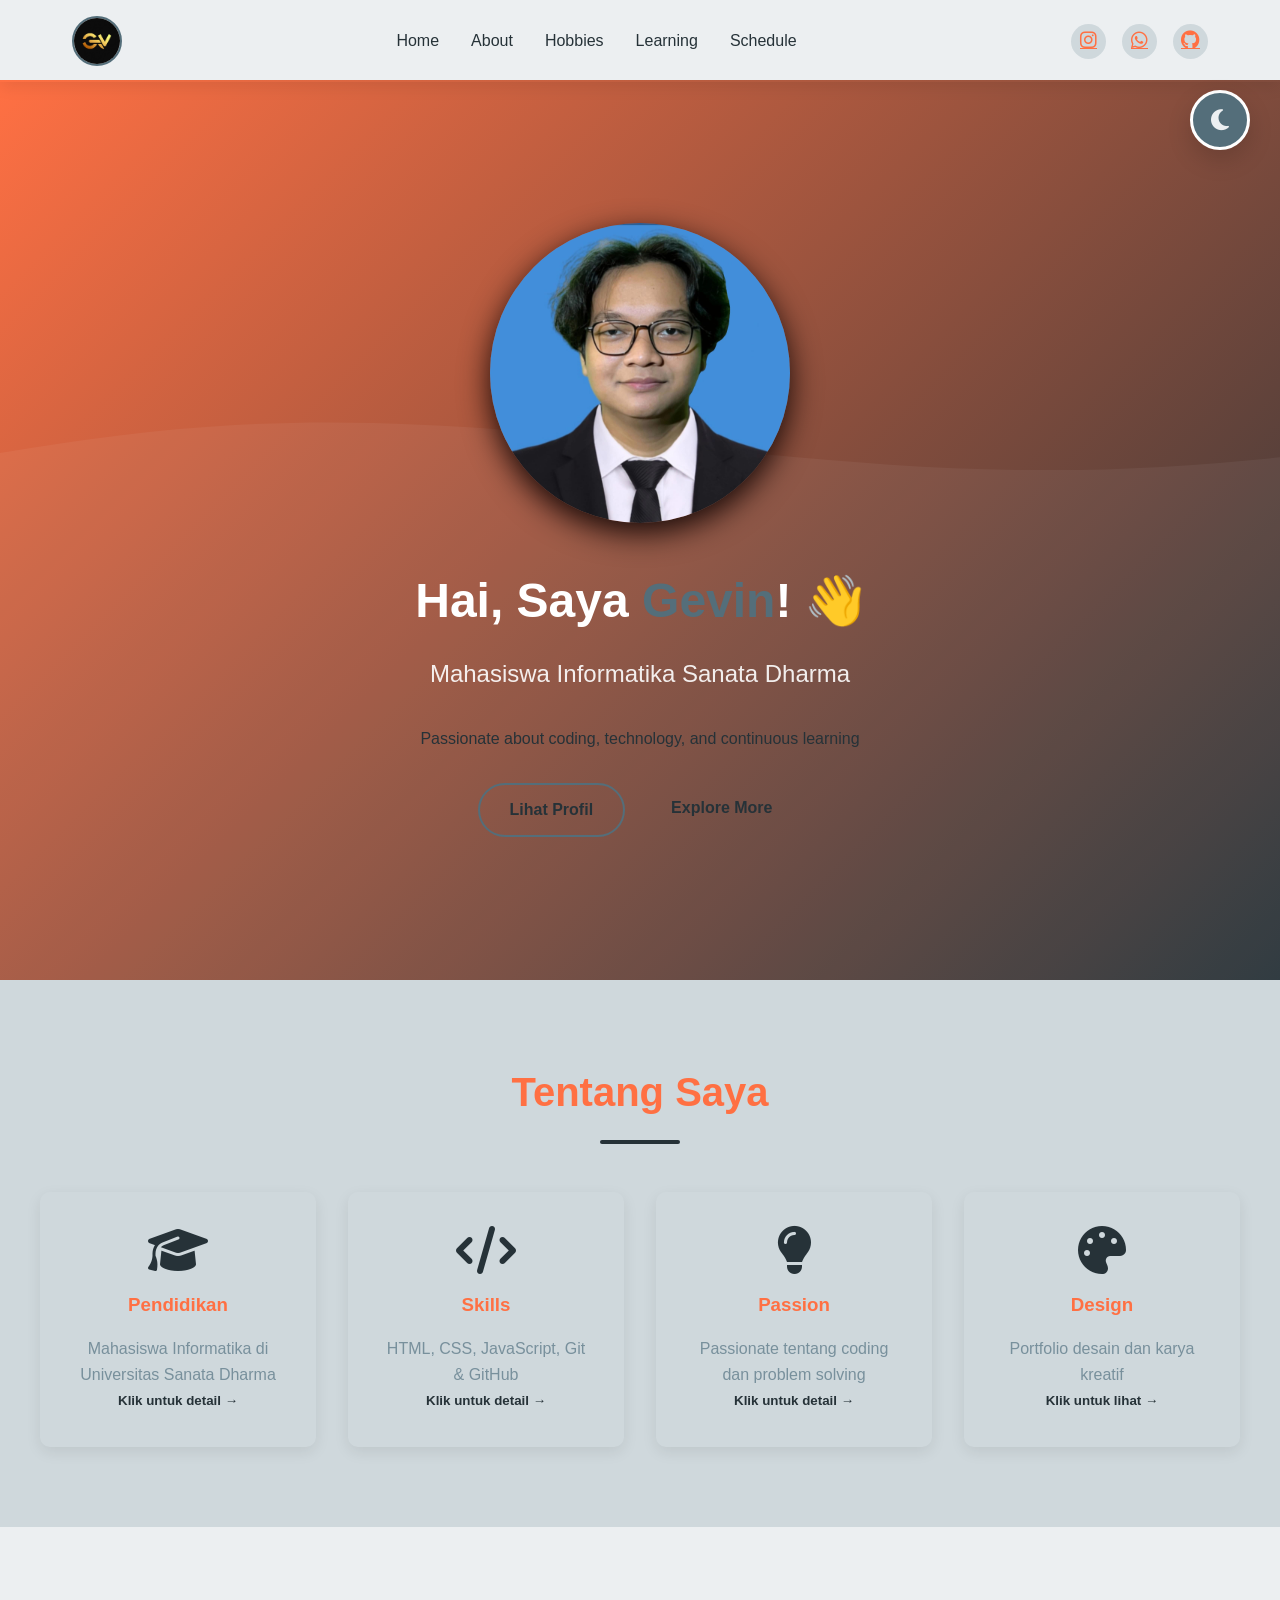
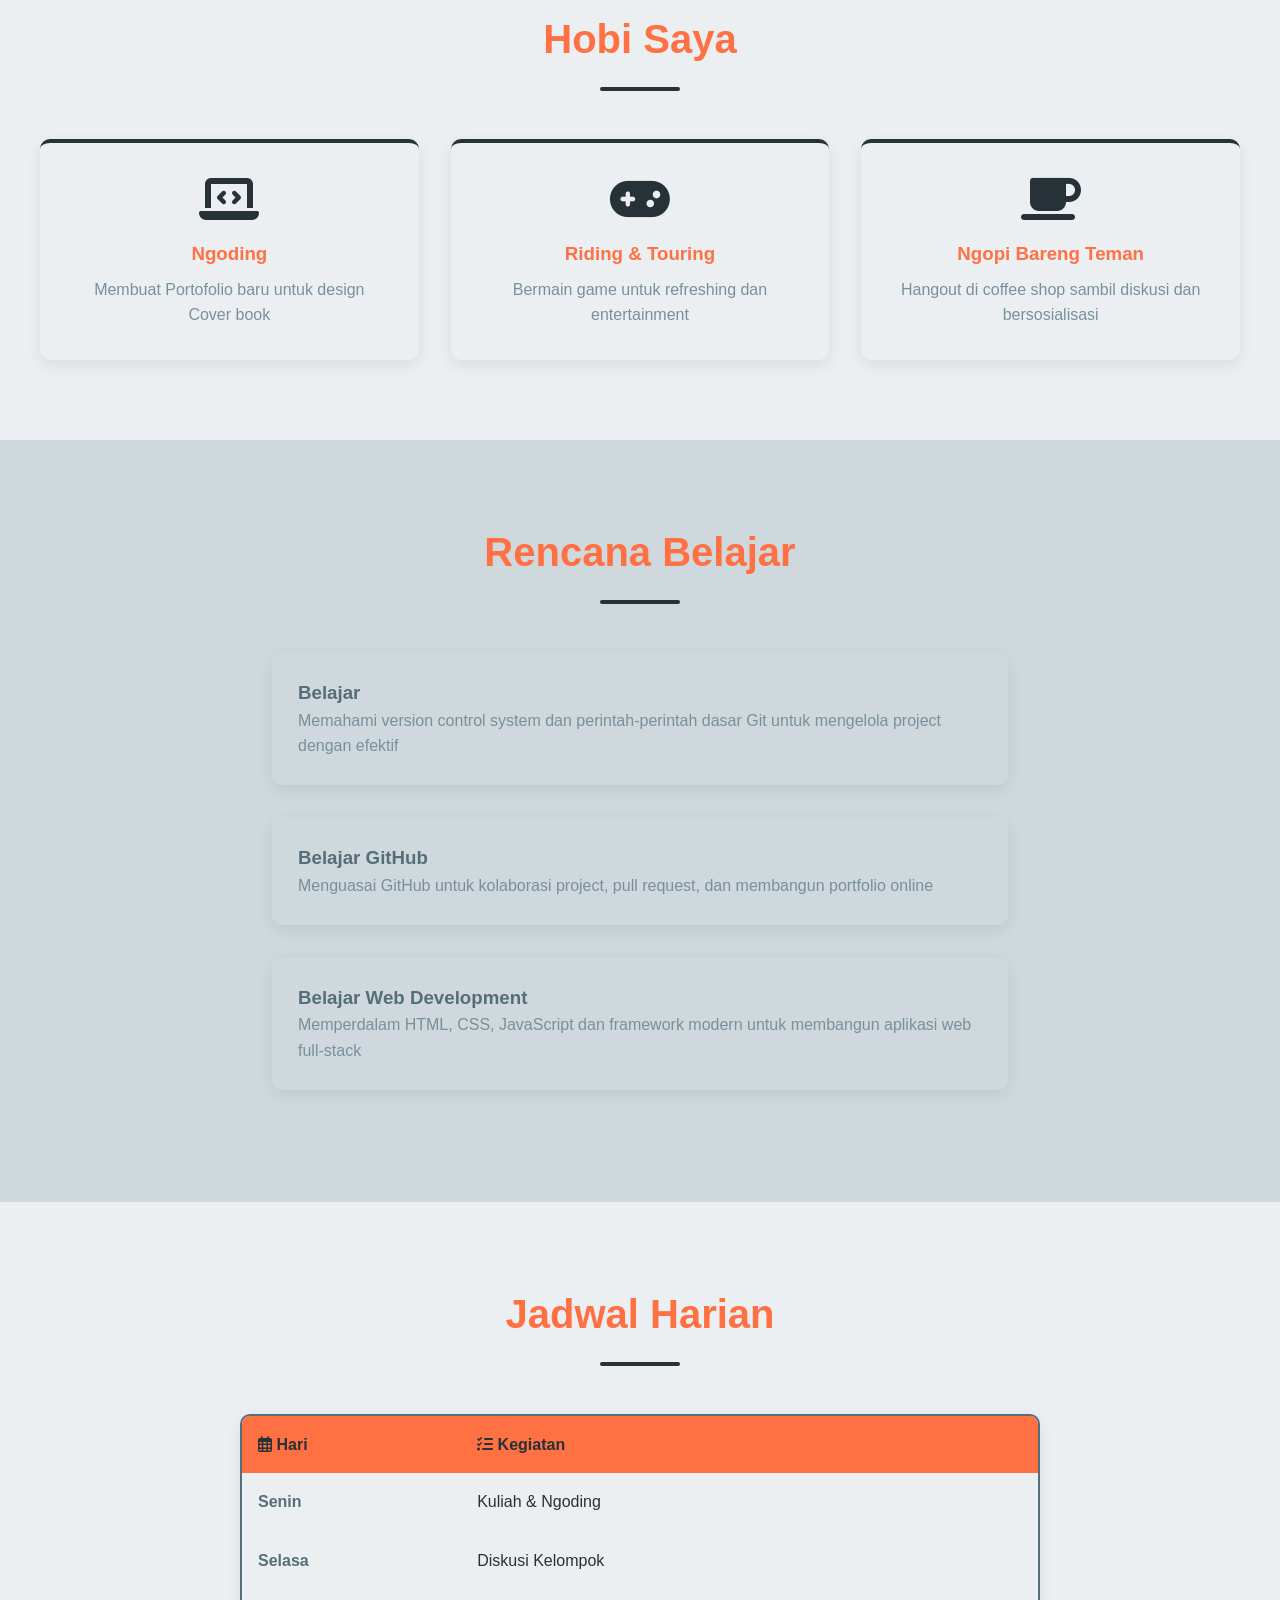
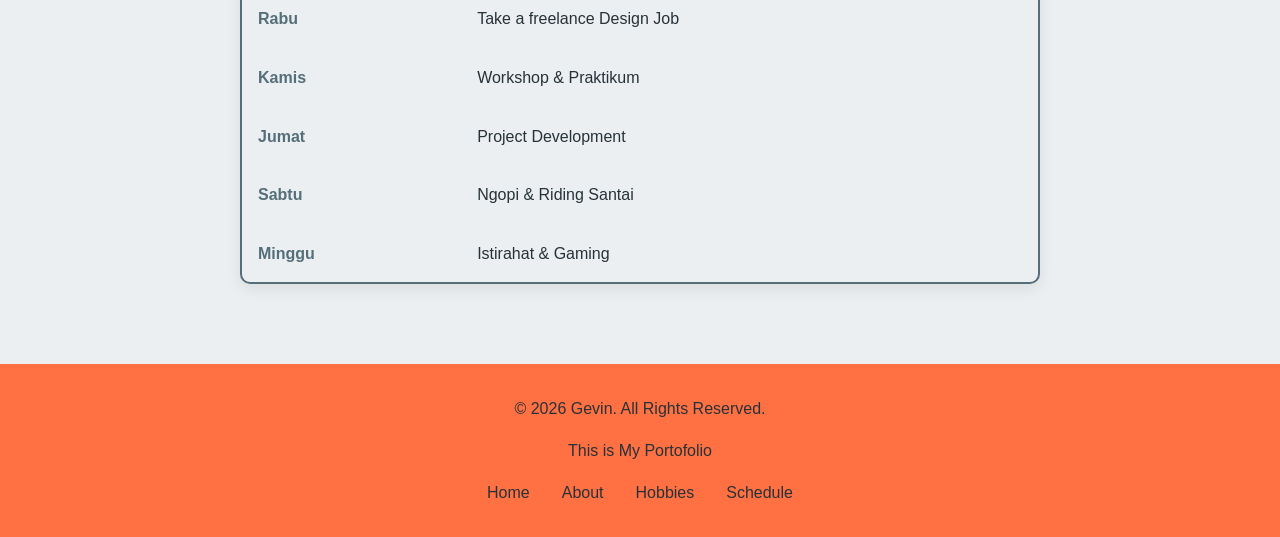
<file: index.html>
<!DOCTYPE html>
<html lang="en">
<head>
    <meta charset="UTF-8">
    <meta name="viewport" content="width=device-width, initial-scale=1.0">
    <title>Gevin - Portfolio Website</title>
    <link rel="stylesheet" href="https://cdnjs.cloudflare.com/ajax/libs/font-awesome/6.4.0/css/all.min.css">
    <link rel="stylesheet" href="Vin.css">
    <script src="Vin.js" defer></script>
</head>
<body>
    <!-- disini tombol untuk membuat dark mode -->
    <div class="theme-toggle" id="themeToggle">
        <i class="fas fa-moon" id="themeIcon"></i>
    </div>

    <!-- Navigasi bar di bagian atas -->
    <nav class="navbar" id="navbar">
        <div class="nav-container">
            <a href="#" class="logo">
                <img src="gevinestt logo.jpeg" alt="Logo Gevin">
            </a>
            <div class="nav-center">
                <ul class="nav-menu" id="navMenu">
                    <li><a href="#hero">Home</a></li>
                    <li><a href="#about">About</a></li>
                    <li><a href="#hobbies">Hobbies</a></li>
                    <li><a href="#learning">Learning</a></li>
                    <li><a href="#schedule">Schedule</a></li>
                </ul>
            </div>
            <div class="nav-socials">
                <a href="https://www.instagram.com/gevinest88/" target="_blank" title="Instagram">
                    <i class="fab fa-instagram"></i>
                </a>
                <a href="https://wa.me/qr/EXF4ZQEK6JWQK" target="_blank" title="WhatsApp">
                    <i class="fab fa-whatsapp"></i>
                </a>
                <a href="https://github.com/Gevineastt" target="_blank" title="GitHub">
                    <i class="fab fa-github"></i>
                </a>
            </div>
            <div class="hamburger" id="hamburger">
                <span></span>
                <span></span>
                <span></span>
            </div>
        </div>
    </nav>

    <!-- Hero Section  -->
    <section class="hero" id="hero">
        <div class="hero-content">
            <img src="Foto Profile .jpeg" alt="Foto Gevin" class="profile-img">
            <h1>Hai, Saya <span class="gold-text">Gevin</span>! 👋</h1>
            <p class="subtitle">Mahasiswa Informatika Sanata Dharma</p>
            <p style="margin-bottom: 2rem;">Passionate about coding, technology, and continuous learning</p>
            <div class="cta-buttons">
                <a href="#about" class="btn btn-primary">Lihat Profil</a>
                <a href="#hobbies" class="btn btn-secondary">Explore More</a>
            </div>
        </div>
    </section>

    <!-- About Section -->
    <section id="about">
        <div class="container">
            <h2 class="section-title">Tentang Saya</h2>
            <div class="about-content">
                <div class="about-card" onclick="openModal('educationModal')">
                    <i class="fas fa-graduation-cap"></i>
                    <h3>Pendidikan</h3>
                    <p>Mahasiswa Informatika di Universitas Sanata Dharma</p>
                    <small style="color: var(--secondary-color); font-weight: 600;">Klik untuk detail →</small>
                </div>
                <div class="about-card" onclick="openModal('skillsModal')">
                    <i class="fas fa-code"></i>
                    <h3>Skills</h3>
                    <p>HTML, CSS, JavaScript, Git & GitHub</p>
                    <small style="color: var(--secondary-color); font-weight: 600;">Klik untuk detail →</small>
                </div>
                <div class="about-card" onclick="openModal('passionModal')">
                    <i class="fas fa-lightbulb"></i>
                    <h3>Passion</h3>
                    <p>Passionate tentang coding dan problem solving</p>
                    <small style="color: var(--secondary-color); font-weight: 600;">Klik untuk detail →</small>
                </div>
                <div class="about-card" onclick="openModal('designModal')">
                    <i class="fas fa-palette"></i>
                    <h3>Design</h3>
                    <p>Portfolio desain dan karya kreatif</p>
                    <small style="color: var(--secondary-color); font-weight: 600;">Klik untuk lihat →</small>
                </div>
            </div>
        </div>
    </section>

    <!-- Modals -->
    <!-- Education Modal -->
    <div id="educationModal" class="modal">
        <div class="modal-content">
            <span class="modal-close" onclick="closeModal('educationModal')">&times;</span>
            <h2><i class="fas fa-graduation-cap"></i> Pendidikan</h2>
            <h3>Universitas Sanata Dharma</h3>
            <p><strong>Program Studi:</strong> Informatika</p>
            <p><strong>Tahun Masuk:</strong> 2023</p>
            
            <h3>Riwayat Pendidikan</h3>
            <ul>
                <li>SD - SD Mutiara Persada (2011-2017)</li>
                <li>SMP - SMP Pangudi Luhur 1 Yogyakarta Contoh (2017-2020)</li>
                <li>SMA - SMA Kolose Debbrito (2020-2023)</li>
                <li>Universitas - Sanata Dharma (2023-Sekarang)</li>
            </ul>

            <h3>Prestasi</h3>
            <ul>
                <li>Juara Lomba Short Film tingkat provinsi DIY</li>
                <li>Peserta hackathon regional</li>
                <li>Aktif di organisasi diluar kampus </li>
            </ul>
        </div>
    </div>

    <!-- Skills Modal -->
    <div id="skillsModal" class="modal">
        <div class="modal-content">
            <span class="modal-close" onclick="closeModal('skillsModal')">&times;</span>
            <h2><i class="fas fa-code"></i> Skills & Kemampuan</h2>
            
            <h3>Programming Languages</h3>
            <ul>
                <li>HTML5 - Advanced</li>
                <li>Logo Design - Advanced</li>
                <li>Cover Book Design - Advance</li>
                <li>Python - Basic</li>
                <li>Java - Basic</li>
            </ul>

            <h3>Tools & Technologies</h3>
            <ul>
                <li>Git & GitHub - Version Control</li>
                <li>Visual Studio Code</li>
                <li>Figma - UI/UX Design</li>
                <li>Bootstrap & Tailwind CSS</li>
                <li>React JS - Learning</li>
            </ul>

            <h3>Soft Skills</h3>
            <ul>
                <li>Problem Solving</li>
                <li>Teamwork & Collaboration</li>
                <li>Time Management</li>
                <li>Communication</li>
            </ul>
        </div>
    </div>

    <!-- Passion Modal -->
    <div id="passionModal" class="modal">
        <div class="modal-content">
            <span class="modal-close" onclick="closeModal('passionModal')">&times;</span>
            <h2><i class="fas fa-lightbulb"></i> Passion & Minat</h2>
            
            <h3>Coding & Development</h3>
            <p>Saya sangat passionate dalam dunia programming dan web development. Senang mempelajari teknologi baru dan membuat aplikasi yang bermanfaat untuk orang lain.</p>

            <h3>Problem Solving</h3>
            <p>Menikmati tantangan dalam memecahkan masalah kompleks melalui logika dan algoritma. Setiap bug adalah kesempatan untuk belajar!</p>

            <h3>Continuous Learning</h3>
            <p>Berkomitmen untuk terus belajar dan berkembang dalam bidang teknologi. Selalu mengikuti perkembangan terbaru dalam dunia IT.</p>

            <h3>Tujuan Kedepan</h3>
            <ul>
                <li>Menjadi Full-Stack Web Developer</li>
                <li>Berkontribusi di proyek open source</li>
                <li>Membangun startup teknologi</li>
                <li>Berbagi ilmu dengan komunitas</li>
            </ul>
        </div>
    </div>

    <!-- Design Portfolio Modal -->
    <div id="designModal" class="modal">
        <div class="modal-content">
            <span class="modal-close" onclick="closeModal('designModal')">&times;</span>
            <h2><i class="fas fa-palette"></i> Portfolio Desain</h2>
            <p>Berikut adalah beberapa karya desain yang telah saya buat:</p>
            
            <div class="portfolio-grid">
                <div class="portfolio-item">
                    <img src="THIRTY SEVEN BRAINS.jpg" alt="Design 1">
                    <div class="portfolio-overlay"></div>
                </div>
                <div class="portfolio-item">
                    <img src="YU PHARMI.jpg" alt="Design 2">
                    <div class="portfolio-overlay"></div>
                </div>
                <div class="portfolio-item">
                    <img src="UNIVERSAL ARMOR.jpg" alt="Design 3">
                    <div class="portfolio-overlay"></div>
                </div>
                <div class="portfolio-item">
                    <img src="UNIVERSE WING.jpg" alt="Design 4">
                    <div class="portfolio-overlay">Poster Design</div>
                </div>
                <div class="portfolio-item">
                    <img src="PRIME PLUSH.jpg" alt="Design 5">
                    <div class="portfolio-overlay">Banner Design</div>
                </div>
                <div class="portfolio-item">
                    <img src="PRIME PETROLIUM.jpg" alt="Design 6">
                    <div class="portfolio-overlay">Illustration</div>
                </div>
            </div>

            <h3 style="margin-top: 2rem;">Tools yang Digunakan</h3>
            <ul>
                <li>Adobe Photoshop</li>
                <li>Adobe Illustrator</li>
                <li>Figma</li>
                <li>Procreate</li>
            </ul>
        </div>
    </div>

    <!-- Hobbies Section -->
    <section id="hobbies">
        <div class="container">
            <h2 class="section-title">Hobi Saya</h2>
            <div class="hobbies-grid">
                <div class="hobby-card">
                    <i class="fas fa-laptop-code"></i>
                    <h3>Ngoding</h3>
                    <p>Membuat Portofolio baru untuk design Cover book </p>
                </div>
                <div class="hobby-card">
                    <i class="fas fa-gamepad"></i>
                    <h3>Riding & Touring</h3>
                    <p>Bermain game untuk refreshing dan entertainment</p>
                </div>
                <div class="hobby-card">
                    <i class="fas fa-coffee"></i>
                    <h3>Ngopi Bareng Teman</h3>
                    <p>Hangout di coffee shop sambil diskusi dan bersosialisasi</p>
                </div>
            </div>
        </div>
    </section>

    <!-- Learning Plan Section -->
    <section id="learning">
        <div class="container">
            <h2 class="section-title">Rencana Belajar</h2>
            <div class="learning-timeline">
                <div class="timeline-item">
                    <div class="timeline-number">1</div>
                    <div class="timeline-content">
                        <h3>Belajar </h3>
                        <p>Memahami version control system dan perintah-perintah dasar Git untuk mengelola project dengan efektif</p>
                    </div>
                </div>
                <div class="timeline-item">
                    <div class="timeline-number">2</div>
                    <div class="timeline-content">
                        <h3>Belajar GitHub</h3>
                        <p>Menguasai GitHub untuk kolaborasi project, pull request, dan membangun portfolio online</p>
                    </div>
                </div>
                <div class="timeline-item">
                    <div class="timeline-number">3</div>
                    <div class="timeline-content">
                        <h3>Belajar Web Development</h3>
                        <p>Memperdalam HTML, CSS, JavaScript dan framework modern untuk membangun aplikasi web full-stack</p>
                    </div>
                </div>
            </div>
        </div>
    </section>

    <!-- Schedule Section -->
    <section id="schedule">
        <div class="container">
            <h2 class="section-title">Jadwal Harian</h2>
            <div class="schedule-table">
                <table>
                    <thead>
                        <tr>
                            <th><i class="far fa-calendar-alt"></i> Hari</th>
                            <th><i class="fas fa-tasks"></i> Kegiatan</th>
                        </tr>
                    </thead>
                    <tbody>
                        <tr>
                            <td><strong>Senin</strong></td>
                            <td>Kuliah & Ngoding</td>
                        </tr>
                        <tr>
                            <td><strong>Selasa</strong></td>
                            <td>Diskusi Kelompok</td>
                        </tr>
                        <tr>
                            <td><strong>Rabu</strong></td>
                            <td>Take a freelance Design Job</td>
                        </tr>
                        <tr>
                            <td><strong>Kamis</strong></td>
                            <td>Workshop & Praktikum</td>
                        </tr>
                        <tr>
                            <td><strong>Jumat</strong></td>
                            <td>Project Development</td>
                        </tr>
                        <tr>
                            <td><strong>Sabtu</strong></td>
                            <td>Ngopi & Riding Santai</td>
                        </tr>
                        <tr>
                            <td><strong>Minggu</strong></td>
                            <td>Istirahat & Gaming</td>
                        </tr>
                    </tbody>
                </table>
            </div>
        </div>
    </section>

    <!-- Footer -->
    <footer>
        <div class="container">
            <p>&copy; 2026 Gevin. All Rights Reserved.</p>
            <p>This is My Portofolio</p>
            <div class="footer-links">
                <a href="#hero">Home</a>
                <a href="#about">About</a>
                <a href="#hobbies">Hobbies</a>
                <a href="#schedule">Schedule</a>
            </div>
        </div>
    </footer>

    <!-- Scroll to Top Button -->
    <div class="scroll-top" id="scrollTop">
        <i class="fas fa-arrow-up"></i>
    </div>

    <script>
        // ========== DARK MODE TOGGLE ==========
        const themeToggle = document.getElementById('themeToggle');
        const themeIcon = document.getElementById('themeIcon');
        const body = document.body;

        // Check for saved theme preference or default to light mode
        const currentTheme = localStorage.getItem('theme') || 'light';
        if (currentTheme === 'dark') {
            body.classList.add('dark-mode');
            themeIcon.classList.remove('fa-moon');
            themeIcon.classList.add('fa-sun');
        }

        // Toggle theme
        themeToggle.addEventListener('click', () => {
            body.classList.toggle('dark-mode');
            
            if (body.classList.contains('dark-mode')) {
                themeIcon.classList.remove('fa-moon');
                themeIcon.classList.add('fa-sun');
                localStorage.setItem('theme', 'dark');
            } else {
                themeIcon.classList.remove('fa-sun');
                themeIcon.classList.add('fa-moon');
                localStorage.setItem('theme', 'light');
            }
        });

        // Modal Functions
        function openModal(modalId) {
            document.getElementById(modalId).classList.add('active');
            document.body.style.overflow = 'hidden';
        }

        function closeModal(modalId) {
            document.getElementById(modalId).classList.remove('active');
            document.body.style.overflow = 'auto';
        }

        // Close modal when clicking outside
        window.onclick = function(event) {
            if (event.target.classList.contains('modal')) {
                event.target.classList.remove('active');
                document.body.style.overflow = 'auto';
            }
        }

        // Close modal with ESC key
        document.addEventListener('keydown', function(event) {
            if (event.key === 'Escape') {
                const modals = document.querySelectorAll('.modal.active');
                modals.forEach(modal => {
                    modal.classList.remove('active');
                    document.body.style.overflow = 'auto';
                });
            }
        });

        // Hamburger Menu Toggle
        const hamburger = document.getElementById('hamburger');
        const navMenu = document.getElementById('navMenu');

        hamburger.addEventListener('click', () => {
            navMenu.classList.toggle('active');
        });

        // Close menu when clicking on a link
        document.querySelectorAll('.nav-menu a').forEach(link => {
            link.addEventListener('click', () => {
                navMenu.classList.remove('active');
            });
        });

        // Navbar scroll effect
        const navbar = document.getElementById('navbar');
        window.addEventListener('scroll', () => {
            if (window.scrollY > 50) {
                navbar.classList.add('scrolled');
            } else {
                navbar.classList.remove('scrolled');
            }
        });

        // Scroll to top button
        const scrollTop = document.getElementById('scrollTop');
        window.addEventListener('scroll', () => {
            if (window.scrollY > 300) {
                scrollTop.classList.add('active');
            } else {
                scrollTop.classList.remove('active');
            }
        });

        scrollTop.addEventListener('click', () => {
            window.scrollTo({
                top: 0,
                behavior: 'smooth'
            });
        });

        // Smooth scroll for anchor links
        document.querySelectorAll('a[href^="#"]').forEach(anchor => {
            anchor.addEventListener('click', function (e) {
                e.preventDefault();
                const target = document.querySelector(this.getAttribute('href'));
                if (target) {
                    const offsetTop = target.offsetTop - 80;
                    window.scrollTo({
                        top: offsetTop,
                        behavior: 'smooth'
                    });
                }
            });
        });

        // Intersection Observer for animations
        const observerOptions = {
            threshold: 0.1,
            rootMargin: '0px 0px -100px 0px'
        };

        const observer = new IntersectionObserver((entries) => {
            entries.forEach(entry => {
                if (entry.isIntersecting) {
                    entry.target.style.opacity = '1';
                    entry.target.style.transform = 'translateY(0)';
                }
            });
        }, observerOptions);

        // Observe all cards and content
        document.querySelectorAll('.about-card, .hobby-card, .timeline-item, .schedule-table').forEach(el => {
            el.style.opacity = '0';
            el.style.transform = 'translateY(30px)';
            el.style.transition = 'all 0.6s ease';
            observer.observe(el);
        });
    </script>
</body>
</html>
</file>
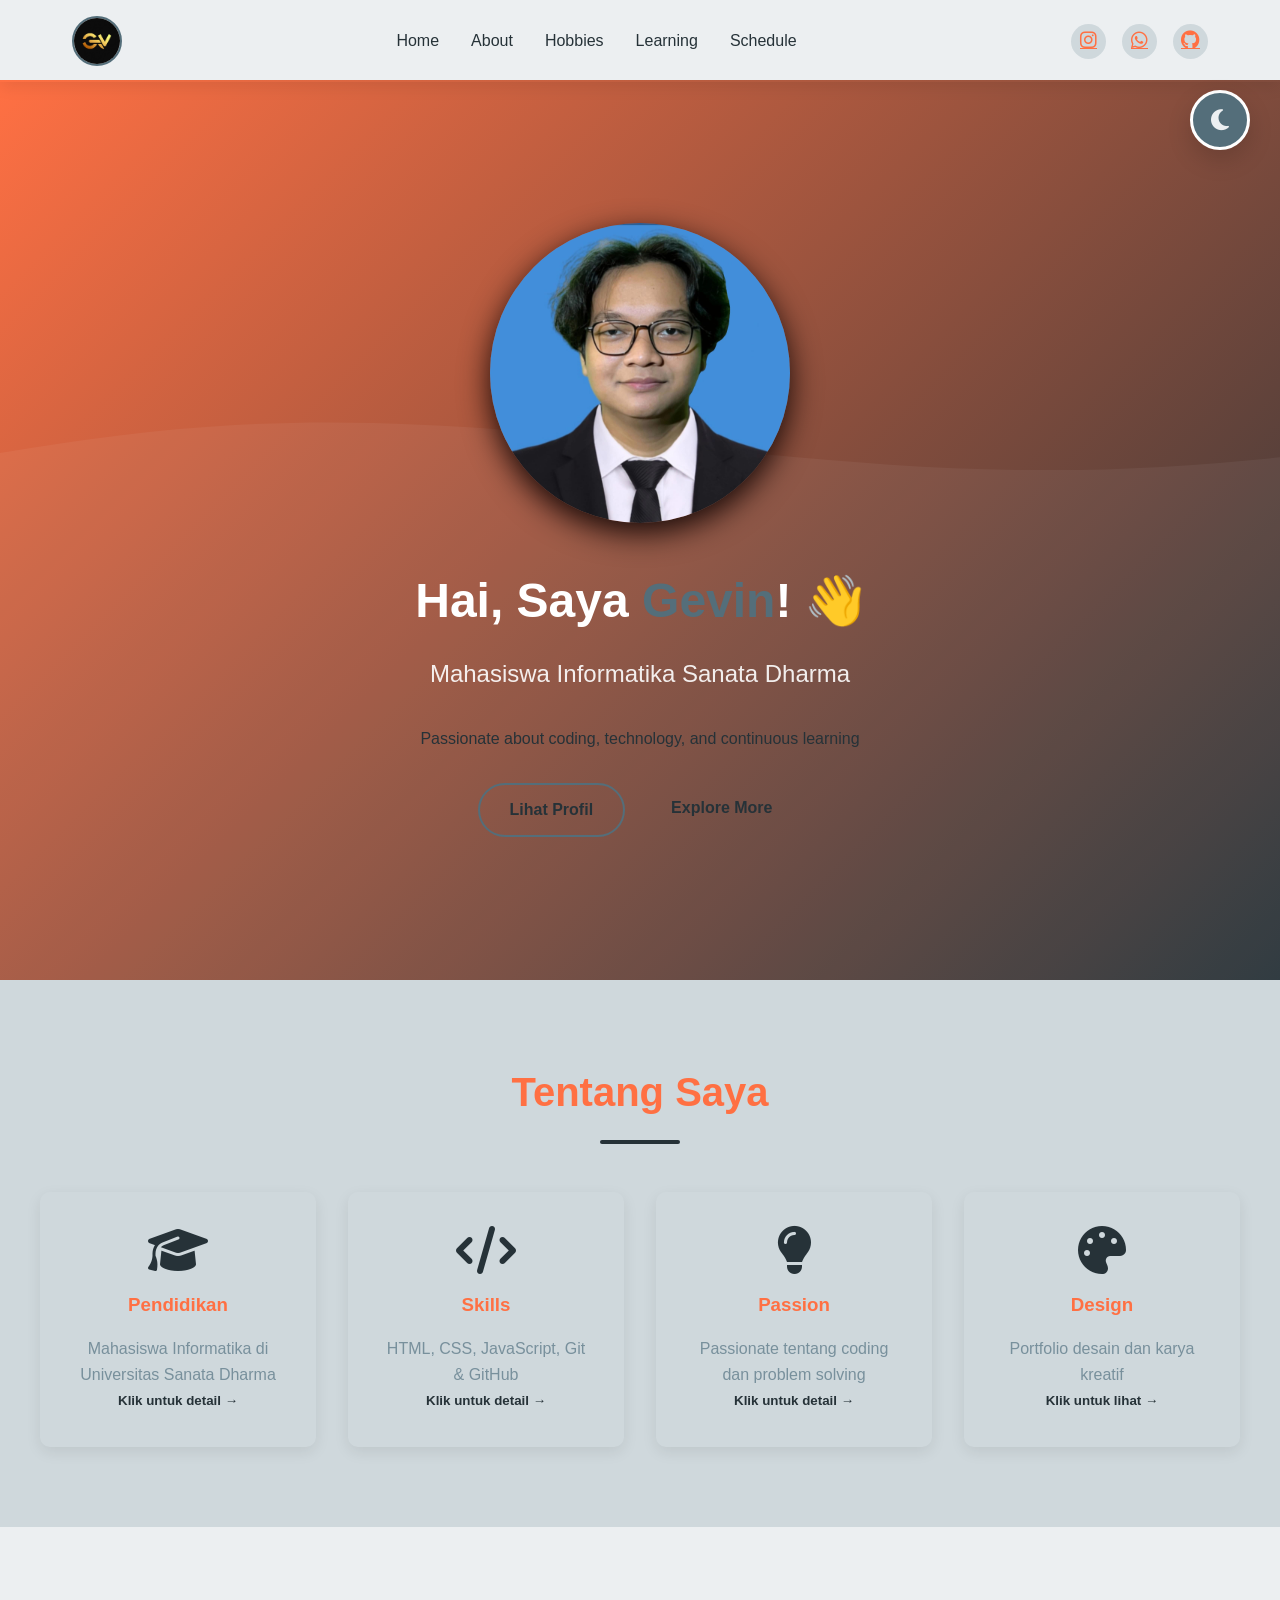
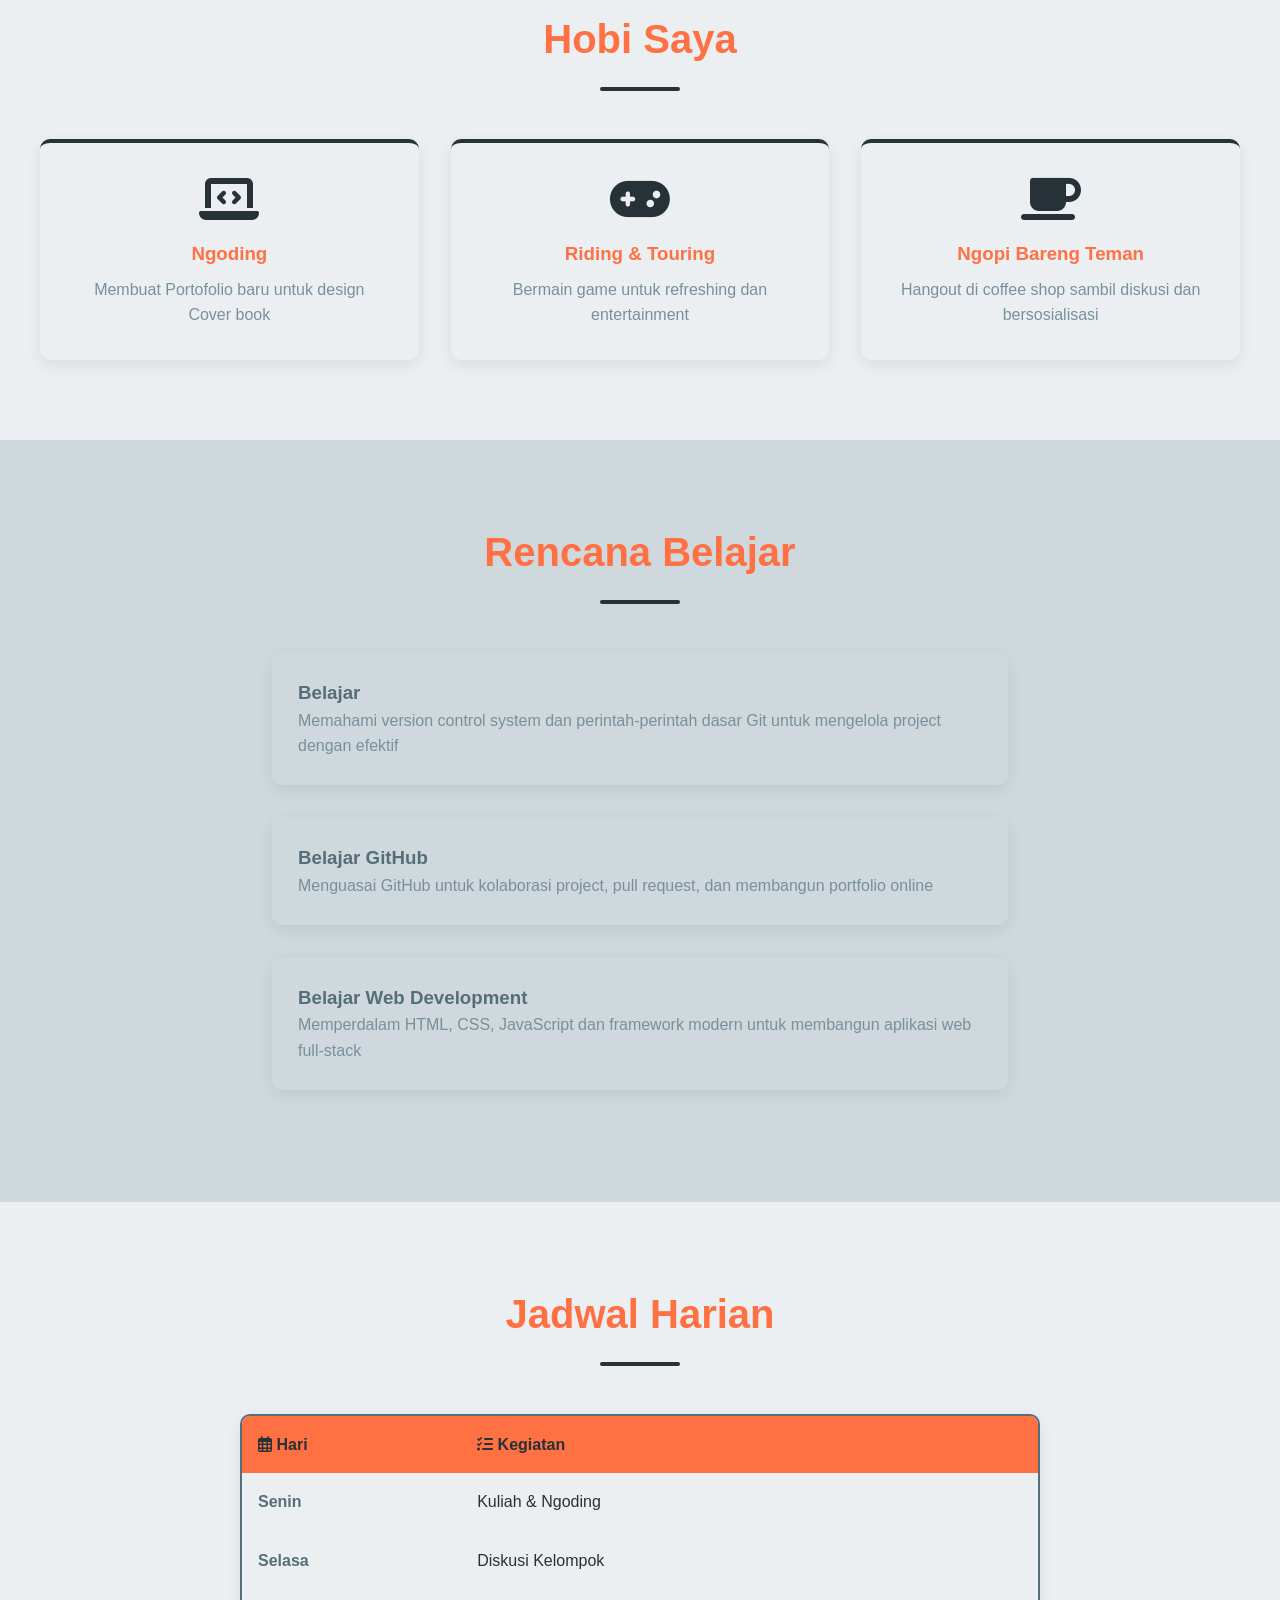
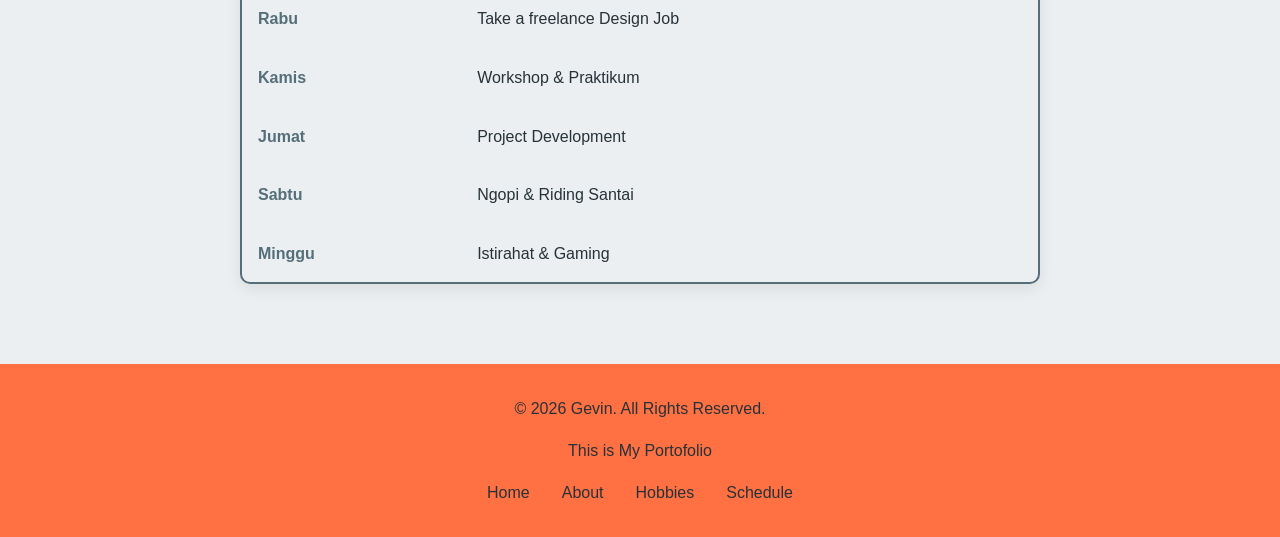
<file: Vin.html>
<!DOCTYPE html>
<html lang="en">
<head>
    <meta charset="UTF-8">
    <meta name="viewport" content="width=device-width, initial-scale=1.0">
    <title>Gevin - Portfolio Website</title>
    <link rel="stylesheet" href="https://cdnjs.cloudflare.com/ajax/libs/font-awesome/6.4.0/css/all.min.css">
    <link rel="stylesheet" href="Vin.css">
<body>
    <!-- Dark Mode Toggle Button -->
    <div class="theme-toggle" id="themeToggle">
        <i class="fas fa-moon" id="themeIcon"></i>
    </div>

    <!-- Navbar -->
    <nav class="navbar" id="navbar">
        <div class="nav-container">
            <a href="#" class="logo">
                <img src="gevinestt logo.jpeg" alt="Logo Gevin">
            </a>
            <div class="nav-center">
                <ul class="nav-menu" id="navMenu">
                    <li><a href="#hero">Home</a></li>
                    <li><a href="#about">About</a></li>
                    <li><a href="#hobbies">Hobbies</a></li>
                    <li><a href="#learning">Learning</a></li>
                    <li><a href="#schedule">Schedule</a></li>
                </ul>
            </div>
            <div class="nav-socials">
                <a href="https://www.instagram.com/gevinest88/" target="_blank" title="Instagram">
                    <i class="fab fa-instagram"></i>
                </a>
                <a href="https://wa.me/qr/EXF4ZQEK6JWQK" target="_blank" title="WhatsApp">
                    <i class="fab fa-whatsapp"></i>
                </a>
                <a href="https://github.com/Gevineastt" target="_blank" title="GitHub">
                    <i class="fab fa-github"></i>
                </a>
            </div>
            <div class="hamburger" id="hamburger">
                <span></span>
                <span></span>
                <span></span>
            </div>
        </div>
    </nav>

    <!-- Hero Section -->
    <section class="hero" id="hero">
        <div class="hero-content">
            <img src="Foto Profile .jpeg" alt="Foto Gevin" class="profile-img">
            <h1>Hai, Saya <span class="gold-text">Gevin</span>! 👋</h1>
            <p class="subtitle">Mahasiswa Informatika Sanata Dharma</p>
            <p style="margin-bottom: 2rem;">Passionate about coding, technology, and continuous learning</p>
            <div class="cta-buttons">
                <a href="#about" class="btn btn-primary">Lihat Profil</a>
                <a href="#hobbies" class="btn btn-secondary">Explore More</a>
            </div>
        </div>
    </section>

    <!-- About Section -->
    <section id="about">
        <div class="container">
            <h2 class="section-title">Tentang Saya</h2>
            <div class="about-content">
                <div class="about-card" onclick="openModal('educationModal')">
                    <i class="fas fa-graduation-cap"></i>
                    <h3>Pendidikan</h3>
                    <p>Mahasiswa Informatika di Universitas Sanata Dharma</p>
                    <small style="color: var(--secondary-color); font-weight: 600;">Klik untuk detail →</small>
                </div>
                <div class="about-card" onclick="openModal('skillsModal')">
                    <i class="fas fa-code"></i>
                    <h3>Skills</h3>
                    <p>HTML, CSS, JavaScript, Git & GitHub</p>
                    <small style="color: var(--secondary-color); font-weight: 600;">Klik untuk detail →</small>
                </div>
                <div class="about-card" onclick="openModal('passionModal')">
                    <i class="fas fa-lightbulb"></i>
                    <h3>Passion</h3>
                    <p>Passionate tentang coding dan problem solving</p>
                    <small style="color: var(--secondary-color); font-weight: 600;">Klik untuk detail →</small>
                </div>
                <div class="about-card" onclick="openModal('designModal')">
                    <i class="fas fa-palette"></i>
                    <h3>Design</h3>
                    <p>Portfolio desain dan karya kreatif</p>
                    <small style="color: var(--secondary-color); font-weight: 600;">Klik untuk lihat →</small>
                </div>
            </div>
        </div>
    </section>

    <!-- Modals -->
    <!-- Education Modal -->
    <div id="educationModal" class="modal">
        <div class="modal-content">
            <span class="modal-close" onclick="closeModal('educationModal')">&times;</span>
            <h2><i class="fas fa-graduation-cap"></i> Pendidikan</h2>
            <h3>Universitas Sanata Dharma</h3>
            <p><strong>Program Studi:</strong> Informatika</p>
            <p><strong>Tahun Masuk:</strong> 2023</p>
            
            <h3>Riwayat Pendidikan</h3>
            <ul>
                <li>SD - SD Mutiara Persada (2011-2017)</li>
                <li>SMP - SMP Pangudi Luhur 1 Yogyakarta Contoh (2017-2020)</li>
                <li>SMA - SMA Kolose Debbrito (2020-2023)</li>
                <li>Universitas - Sanata Dharma (2023-Sekarang)</li>
            </ul>

            <h3>Prestasi</h3>
            <ul>
                <li>Juara Lomba Short Film tingkat provinsi DIY</li>
                <li>Peserta hackathon regional</li>
                <li>Aktif di organisasi diluar kampus </li>
            </ul>
        </div>
    </div>

    <!-- Skills Modal -->
    <div id="skillsModal" class="modal">
        <div class="modal-content">
            <span class="modal-close" onclick="closeModal('skillsModal')">&times;</span>
            <h2><i class="fas fa-code"></i> Skills & Kemampuan</h2>
            
            <h3>Programming Languages</h3>
            <ul>
                <li>HTML5 - Advanced</li>
                <li>Logo Design - Advanced</li>
                <li>Cover Book Design - Advance</li>
                <li>Python - Basic</li>
                <li>Java - Basic</li>
            </ul>

            <h3>Tools & Technologies</h3>
            <ul>
                <li>Git & GitHub - Version Control</li>
                <li>Visual Studio Code</li>
                <li>Figma - UI/UX Design</li>
                <li>Bootstrap & Tailwind CSS</li>
                <li>React JS - Learning</li>
            </ul>

            <h3>Soft Skills</h3>
            <ul>
                <li>Problem Solving</li>
                <li>Teamwork & Collaboration</li>
                <li>Time Management</li>
                <li>Communication</li>
            </ul>
        </div>
    </div>

    <!-- Passion Modal -->
    <div id="passionModal" class="modal">
        <div class="modal-content">
            <span class="modal-close" onclick="closeModal('passionModal')">&times;</span>
            <h2><i class="fas fa-lightbulb"></i> Passion & Minat</h2>
            
            <h3>Coding & Development</h3>
            <p>Saya sangat passionate dalam dunia programming dan web development. Senang mempelajari teknologi baru dan membuat aplikasi yang bermanfaat untuk orang lain.</p>

            <h3>Problem Solving</h3>
            <p>Menikmati tantangan dalam memecahkan masalah kompleks melalui logika dan algoritma. Setiap bug adalah kesempatan untuk belajar!</p>

            <h3>Continuous Learning</h3>
            <p>Berkomitmen untuk terus belajar dan berkembang dalam bidang teknologi. Selalu mengikuti perkembangan terbaru dalam dunia IT.</p>

            <h3>Tujuan Kedepan</h3>
            <ul>
                <li>Menjadi Full-Stack Web Developer</li>
                <li>Berkontribusi di proyek open source</li>
                <li>Membangun startup teknologi</li>
                <li>Berbagi ilmu dengan komunitas</li>
            </ul>
        </div>
    </div>

    <!-- Design Portfolio Modal -->
    <div id="designModal" class="modal">
        <div class="modal-content">
            <span class="modal-close" onclick="closeModal('designModal')">&times;</span>
            <h2><i class="fas fa-palette"></i> Portfolio Desain</h2>
            <p>Berikut adalah beberapa karya desain yang telah saya buat:</p>
            
            <div class="portfolio-grid">
                <div class="portfolio-item">
                    <img src="THIRTY SEVEN BRAINS.jpg" alt="Design 1">
                    <div class="portfolio-overlay"></div>
                </div>
                <div class="portfolio-item">
                    <img src="YU PHARMI.jpg" alt="Design 2">
                    <div class="portfolio-overlay"></div>
                </div>
                <div class="portfolio-item">
                    <img src="UNIVERSAL ARMOR.jpg" alt="Design 3">
                    <div class="portfolio-overlay"></div>
                </div>
                <div class="portfolio-item">
                    <img src="UNIVERSE WING.jpg" alt="Design 4">
                    <div class="portfolio-overlay">Poster Design</div>
                </div>
                <div class="portfolio-item">
                    <img src="PRIME PLUSH.jpg" alt="Design 5">
                    <div class="portfolio-overlay">Banner Design</div>
                </div>
                <div class="portfolio-item">
                    <img src="PRIME PETROLIUM.jpg" alt="Design 6">
                    <div class="portfolio-overlay">Illustration</div>
                </div>
            </div>

            <h3 style="margin-top: 2rem;">Tools yang Digunakan</h3>
            <ul>
                <li>Adobe Photoshop</li>
                <li>Adobe Illustrator</li>
                <li>Figma</li>
                <li>Procreate</li>
            </ul>
        </div>
    </div>

    <!-- Hobbies Section -->
    <section id="hobbies">
        <div class="container">
            <h2 class="section-title">Hobi Saya</h2>
            <div class="hobbies-grid">
                <div class="hobby-card">
                    <i class="fas fa-laptop-code"></i>
                    <h3>Ngoding</h3>
                    <p>Membuat Portofolio baru untuk design Cover book </p>
                </div>
                <div class="hobby-card">
                    <i class="fas fa-gamepad"></i>
                    <h3>Riding & Touring</h3>
                    <p>Bermain game untuk refreshing dan entertainment</p>
                </div>
                <div class="hobby-card">
                    <i class="fas fa-coffee"></i>
                    <h3>Ngopi Bareng Teman</h3>
                    <p>Hangout di coffee shop sambil diskusi dan bersosialisasi</p>
                </div>
            </div>
        </div>
    </section>

    <!-- Learning Plan Section -->
    <section id="learning">
        <div class="container">
            <h2 class="section-title">Rencana Belajar</h2>
            <div class="learning-timeline">
                <div class="timeline-item">
                    <div class="timeline-number">1</div>
                    <div class="timeline-content">
                        <h3>Belajar </h3>
                        <p>Memahami version control system dan perintah-perintah dasar Git untuk mengelola project dengan efektif</p>
                    </div>
                </div>
                <div class="timeline-item">
                    <div class="timeline-number">2</div>
                    <div class="timeline-content">
                        <h3>Belajar GitHub</h3>
                        <p>Menguasai GitHub untuk kolaborasi project, pull request, dan membangun portfolio online</p>
                    </div>
                </div>
                <div class="timeline-item">
                    <div class="timeline-number">3</div>
                    <div class="timeline-content">
                        <h3>Belajar Web Development</h3>
                        <p>Memperdalam HTML, CSS, JavaScript dan framework modern untuk membangun aplikasi web full-stack</p>
                    </div>
                </div>
            </div>
        </div>
    </section>

    <!-- Schedule Section -->
    <section id="schedule">
        <div class="container">
            <h2 class="section-title">Jadwal Harian</h2>
            <div class="schedule-table">
                <table>
                    <thead>
                        <tr>
                            <th><i class="far fa-calendar-alt"></i> Hari</th>
                            <th><i class="fas fa-tasks"></i> Kegiatan</th>
                        </tr>
                    </thead>
                    <tbody>
                        <tr>
                            <td><strong>Senin</strong></td>
                            <td>Kuliah & Ngoding</td>
                        </tr>
                        <tr>
                            <td><strong>Selasa</strong></td>
                            <td>Diskusi Kelompok</td>
                        </tr>
                        <tr>
                            <td><strong>Rabu</strong></td>
                            <td>Take a freelance Design Job</td>
                        </tr>
                        <tr>
                            <td><strong>Kamis</strong></td>
                            <td>Workshop & Praktikum</td>
                        </tr>
                        <tr>
                            <td><strong>Jumat</strong></td>
                            <td>Project Development</td>
                        </tr>
                        <tr>
                            <td><strong>Sabtu</strong></td>
                            <td>Ngopi & Riding Santai</td>
                        </tr>
                        <tr>
                            <td><strong>Minggu</strong></td>
                            <td>Istirahat & Gaming</td>
                        </tr>
                    </tbody>
                </table>
            </div>
        </div>
    </section>

    <!-- Footer -->
    <footer>
        <div class="container">
            <p>&copy; 2026 Gevin. All Rights Reserved.</p>
            <p>This is My Portofolio</p>
            <div class="footer-links">
                <a href="#hero">Home</a>
                <a href="#about">About</a>
                <a href="#hobbies">Hobbies</a>
                <a href="#schedule">Schedule</a>
            </div>
        </div>
    </footer>

    <!-- Scroll to Top Button -->
    <div class="scroll-top" id="scrollTop">
        <i class="fas fa-arrow-up"></i>
    </div>

    <script>
        // ========== DARK MODE TOGGLE ==========
        const themeToggle = document.getElementById('themeToggle');
        const themeIcon = document.getElementById('themeIcon');
        const body = document.body;

        // Check for saved theme preference or default to light mode
        const currentTheme = localStorage.getItem('theme') || 'light';
        if (currentTheme === 'dark') {
            body.classList.add('dark-mode');
            themeIcon.classList.remove('fa-moon');
            themeIcon.classList.add('fa-sun');
        }

        // Toggle theme
        themeToggle.addEventListener('click', () => {
            body.classList.toggle('dark-mode');
            
            if (body.classList.contains('dark-mode')) {
                themeIcon.classList.remove('fa-moon');
                themeIcon.classList.add('fa-sun');
                localStorage.setItem('theme', 'dark');
            } else {
                themeIcon.classList.remove('fa-sun');
                themeIcon.classList.add('fa-moon');
                localStorage.setItem('theme', 'light');
            }
        });

        // Modal Functions
        function openModal(modalId) {
            document.getElementById(modalId).classList.add('active');
            document.body.style.overflow = 'hidden';
        }

        function closeModal(modalId) {
            document.getElementById(modalId).classList.remove('active');
            document.body.style.overflow = 'auto';
        }

        // Close modal when clicking outside
        window.onclick = function(event) {
            if (event.target.classList.contains('modal')) {
                event.target.classList.remove('active');
                document.body.style.overflow = 'auto';
            }
        }

        // Close modal with ESC key
        document.addEventListener('keydown', function(event) {
            if (event.key === 'Escape') {
                const modals = document.querySelectorAll('.modal.active');
                modals.forEach(modal => {
                    modal.classList.remove('active');
                    document.body.style.overflow = 'auto';
                });
            }
        });

        // Hamburger Menu Toggle
        const hamburger = document.getElementById('hamburger');
        const navMenu = document.getElementById('navMenu');

        hamburger.addEventListener('click', () => {
            navMenu.classList.toggle('active');
        });

        // Close menu when clicking on a link
        document.querySelectorAll('.nav-menu a').forEach(link => {
            link.addEventListener('click', () => {
                navMenu.classList.remove('active');
            });
        });

        // Navbar scroll effect
        const navbar = document.getElementById('navbar');
        window.addEventListener('scroll', () => {
            if (window.scrollY > 50) {
                navbar.classList.add('scrolled');
            } else {
                navbar.classList.remove('scrolled');
            }
        });

        // Scroll to top button
        const scrollTop = document.getElementById('scrollTop');
        window.addEventListener('scroll', () => {
            if (window.scrollY > 300) {
                scrollTop.classList.add('active');
            } else {
                scrollTop.classList.remove('active');
            }
        });

        scrollTop.addEventListener('click', () => {
            window.scrollTo({
                top: 0,
                behavior: 'smooth'
            });
        });

        // Smooth scroll for anchor links
        document.querySelectorAll('a[href^="#"]').forEach(anchor => {
            anchor.addEventListener('click', function (e) {
                e.preventDefault();
                const target = document.querySelector(this.getAttribute('href'));
                if (target) {
                    const offsetTop = target.offsetTop - 80;
                    window.scrollTo({
                        top: offsetTop,
                        behavior: 'smooth'
                    });
                }
            });
        });

        // Intersection Observer for animations
        const observerOptions = {
            threshold: 0.1,
            rootMargin: '0px 0px -100px 0px'
        };

        const observer = new IntersectionObserver((entries) => {
            entries.forEach(entry => {
                if (entry.isIntersecting) {
                    entry.target.style.opacity = '1';
                    entry.target.style.transform = 'translateY(0)';
                }
            });
        }, observerOptions);

        // Observe all cards and content
        document.querySelectorAll('.about-card, .hobby-card, .timeline-item, .schedule-table').forEach(el => {
            el.style.opacity = '0';
            el.style.transform = 'translateY(30px)';
            el.style.transition = 'all 0.6s ease';
            observer.observe(el);
        });
    </script>
</body>
</html>
</file>
<file: Vin.css>
/* DARK MODE */
body.dark-mode {
    --primary-color: #65937a;      
    --secondary-color: #F4A261;    
    --accent-color: #E9C46A;       
    --accent-hover: #F6D98F;       

    --text-color: #E6E6E6;
    --text-light: #B0B0B0;

    --bg-color: #0F172A;           
    --light-bg: #1E293B;
    --card-bg: #1C1F2B;

    --shadow: 0 5px 15px rgba(0,0,0,0.5);
    --shadow-hover: 0 10px 25px rgba(0,0,0,0.7);

    --gradient-start: #0F172A;
    --gradient-end: #1E293B;
}

/*warna untuk light mode */

:root {
    
    --primary-color: #FF7043;      
    --secondary-color: #263238;    
    --accent-color: #546E7A;       
    --accent-hover: #455A64;       

   
    --text-color: #263238;         
    --text-light: #78909C;

    
    --bg-color: #ECEFF1;           
    --light-bg: #CFD8DC;           
    --card-bg: #FFFFFF;

    
    --shadow: 0 5px 15px rgba(0,0,0,0.08);
    --shadow-hover: 0 10px 25px rgba(0,0,0,0.15);

    --gradient-start: #FF7043;     
    --gradient-end: #263238;       
    
    --font-small: 0.9rem;
    --font-normal: 1rem;
    --font-large: 1.2rem;
    --font-xlarge: 1.5rem;
    --font-title: 2.5rem;
}
/* ========== 2. RESET & BASE STYLES ========== */
* {
    margin: 0;
    padding: 0;
    box-sizing: border-box;
}

body {
    font-family: 'Segoe UI', Tahoma, Geneva, Verdana, sans-serif;
    line-height: 1.6;
    color: var(--text-color);
    background: var(--bg-color);
    overflow-x: hidden;
    transition: background 0.3s ease, color 0.3s ease;
}

/* ========== 2.5 DARK MODE TOGGLE BUTTON ========== */
.theme-toggle {
    position: fixed;
    top: 90px;
    right: 30px;
    width: 60px;
    height: 60px;
    background: var(--accent-color);
    border-radius: 50%;
    display: flex;
    align-items: center;
    justify-content: center;
    cursor: pointer;
    box-shadow: var(--shadow-hover);
    z-index: 999;
    transition: all 0.3s ease;
    border: 3px solid var(--card-bg);
}

.theme-toggle:hover {
    transform: scale(1.1) rotate(15deg);
    background: var(--accent-hover);
}

.theme-toggle i {
    font-size: 1.5rem;
    color: var(--bg-color);
}

/* ========== 3. NAVBAR STYLES ========== */
.navbar {
    position: fixed;
    top: 0;
    width: 100%;
    background: var(--card-bg);
    box-shadow: var(--shadow);
    z-index: 1000;
    transition: all 0.3s ease;
}

.navbar.scrolled {
    padding: 0.5rem 0;
    box-shadow: 0 2px 10px rgba(0,0,0,0.2);
}

.nav-container {
    max-width: 1200px;
    margin: 0 auto;
    padding: 1rem 2rem;
    display: flex;
    justify-content: space-between;
    align-items: center;
    gap: 2rem;
}

/* Logo Styles */
.logo {
    font-size: 1.8rem;
    font-weight: bold;
    color: var(--accent-color);
    text-decoration: none;
    display: flex;
    align-items: center;
    gap: 0.5rem;
    transition: all 0.3s ease;
}

.logo:hover {
    color: var(--accent-hover);
    transform: scale(1.05);
}

.logo img {
    width: 40px;
    height: 40px;
    border-radius: 50%;
    object-fit: cover;
    border: 2px solid var(--accent-color);
}

/* Navigation Menu */
.nav-center {
    display: flex;
    align-items: center;
    gap: 2rem;
    flex: 1;
    justify-content: center;
}

.nav-menu {
    display: flex;
    list-style: none;
    gap: 2rem;
}

.nav-menu a {
    text-decoration: none;
    color: var(--text-color);
    font-weight: 500;
    transition: color 0.3s ease;
    position: relative;
}

.nav-menu a:hover {
    color: var(--accent-color);
}

.nav-menu a::after {
    content: '';
    position: absolute;
    bottom: -5px;
    left: 0;
    width: 0;
    height: 2px;
    background: var(--accent-color);
    transition: width 0.3s ease;
}

.nav-menu a:hover::after {
    width: 100%;
}

/* Social Icons di Navbar */
.nav-socials {
    display: flex;
    gap: 1rem;
    align-items: center;
}

.nav-socials a {
    color: var(--text-color);
    font-size: 1.2rem;
    transition: all 0.3s ease;
    width: 35px;
    height: 35px;
    display: flex;
    align-items: center;
    justify-content: center;
    border-radius: 50%;
    background: var(--light-bg);
}

.nav-socials a:hover {
    color: var(--bg-color);
    background: var(--accent-color);
    transform: translateY(-3px);
}

/* Hamburger Menu */
.hamburger {
    display: none;
    flex-direction: column;
    cursor: pointer;
}

.hamburger span {
    width: 25px;
    height: 3px;
    background: var(--accent-color);
    margin: 3px 0;
    transition: 0.3s;
}

/* ========== 4. HERO SECTION ========== */
.profile-img {
    width: 200px;
    height: 200px;
    border-radius: 50%;
    object-fit: cover;
    margin-bottom: 2rem;
    transition: 0.4s ease;

    /* Ring kontras tinggi */
    border: 6px solid #ffffff;
    box-shadow: 
        0 0 0 6px #d4af37,  /* gold ring */
        0 15px 35px rgba(0,0,0,0.3);
}

.profile-img:hover {
    transform: scale(1.08);
    box-shadow: 
        0 0 0 8px #ffd700,
        0 0 35px rgba(255, 215, 0, 0.8),
        0 20px 45px rgba(0,0,0,0.4);
}

.hero {
  background-attachment: fixed;
}


.hero::before {
    content: '';
    position: absolute;
    top: 0;
    left: 0;
    width: 100%;
    height: 100%;
    background: url('data:image/svg+xml,<svg xmlns="http://www.w3.org/2000/svg" viewBox="0 0 1440 320"><path fill="%23d4af37" fill-opacity="0.1" d="M0,96L48,112C96,128,192,160,288,160C384,160,480,128,576,122.7C672,117,768,139,864,138.7C960,139,1056,117,1152,106.7C1248,96,1344,96,1392,96L1440,96L1440,320L1392,320C1344,320,1248,320,1152,320C1056,320,960,320,864,320C768,320,672,320,576,320C480,320,384,320,288,320C192,320,96,320,48,320L0,320Z"></path></svg>') bottom center no-repeat;
    background-size: cover;
    opacity: 0.3;
}

.hero-content {
    max-width: 800px;
    position: relative;
    z-index: 1;
}

.profile-img {
    width: 200px;
    height: 200px;
    border-radius: 50%;
    object-fit: cover;
    border: 5px solid var(--accent-color);
    box-shadow: 0 10px 30px rgba(212, 175, 55, 0.5);
    margin-bottom: 2rem;
    transition: all 0.3s ease;
}

.profile-img:hover {
    transform: scale(1.05);
    border-color: var(--accent-hover);
    box-shadow: 0 15px 40px rgba(212, 175, 55, 0.8);
}

.hero h1 {
    font-size: 3rem;
    margin-bottom: 1rem;
    animation: fadeInUp 1s ease;
    color: #ffffff;
}

.hero h1 .gold-text {
    color: var(--accent-color);
}

.hero .subtitle {
    font-size: 1.5rem;
    margin-bottom: 2rem;
    opacity: 0.9;
    animation: fadeInUp 1s ease 0.2s backwards;
    color: #ffffff;
}

/* Buttons */
.cta-buttons {
    display: flex;
    gap: 1rem;
    justify-content: center;
    flex-wrap: wrap;
    animation: fadeInUp 1s ease 0.4s backwards;
}

.btn {
    padding: 12px 30px;
    border-radius: 30px;
    text-decoration: none;
    font-weight: 600;
    transition: all 0.3s ease;
    display: inline-block;
}

.btn-primary {
    background: var(--accent-color);
    color: var(--gradient-start);
    border: 2px solid var(--accent-color);
}

.btn-primary:hover {
    transform: translateY(-3px);
    box-shadow: 0 10px 20px rgba(212, 175, 55, 0.4);
    background: var(--accent-hover);
}

.btn-secondary {
    background: transparent;
    color: #ffffff;
    border: 2px solid var(--accent-color);
}

.btn-secondary:hover {
    background: var(--accent-color);
    color: var(--gradient-start);
}

/* Animation */
@keyframes fadeInUp {
    from {
        opacity: 0;
        transform: translateY(30px);
    }
    to {
        opacity: 1;
        transform: translateY(0);
    }
}

/* ========== 5. SECTION STYLES ========== */
section {
    padding: 80px 2rem;
    background: var(--bg-color);
    transition: background 0.3s ease;
}

.section-title {
    text-align: center;
    font-size: var(--font-title);
    margin-bottom: 3rem;
    color: var(--text-color);
    position: relative;
}

.section-title::after {
    content: '';
    display: block;
    width: 80px;
    height: 4px;
    background: var(--accent-color);
    margin: 1rem auto;
    border-radius: 2px;
}

.container {
    max-width: 1200px;
    margin: 0 auto;
}

/* ========== 6. ABOUT SECTION ========== */
#about {
    background: var(--light-bg);
}

.about-content {
    display: grid;
    grid-template-columns: repeat(auto-fit, minmax(250px, 1fr));
    gap: 2rem;
    text-align: center;
}

.about-card {
    background: var(--card-bg);
    padding: 2rem;
    border-radius: 10px;
    box-shadow: var(--shadow);
    transition: all 0.3s ease;
    cursor: pointer;
    border: 2px solid transparent;
}

.about-card:hover {
    transform: translateY(-10px);
    box-shadow: var(--shadow-hover);
    border-color: var(--accent-color);
}

.about-card i {
    font-size: 3rem;
    color: var(--accent-color);
    margin-bottom: 1rem;
    transition: all 0.3s ease;
}

.about-card:hover i {
    color: var(--accent-hover);
    transform: scale(1.2);
}

.about-card h3 {
    color: var(--text-color);
    margin-bottom: 1rem;
}

.about-card p {
    color: var(--text-light);
}

.about-card small {
    color: var(--accent-color);
    font-weight: 600;
}

/* ========== 7. MODAL STYLES ========== */
.modal {
    display: none;
    position: fixed;
    z-index: 2000;
    left: 0;
    top: 0;
    width: 100%;
    height: 100%;
    background: rgba(0,0,0,0.7);
    animation: fadeIn 0.3s ease;
}

.modal.active {
    display: flex;
    align-items: center;
    justify-content: center;
}

.modal-content {
    background: var(--card-bg);
    padding: 2rem;
    border-radius: 15px;
    max-width: 600px;
    width: 90%;
    max-height: 80vh;
    overflow-y: auto;
    position: relative;
    animation: slideUp 0.3s ease;
    box-shadow: 0 15px 50px rgba(0,0,0,0.3);
    border: 2px solid var(--accent-color);
}

@keyframes fadeIn {
    from { opacity: 0; }
    to { opacity: 1; }
}

@keyframes slideUp {
    from { 
        opacity: 0;
        transform: translateY(50px);
    }
    to { 
        opacity: 1;
        transform: translateY(0);
    }
}

.modal-close {
    position: absolute;
    top: 1rem;
    right: 1rem;
    font-size: 2rem;
    cursor: pointer;
    color: var(--text-color);
    width: 40px;
    height: 40px;
    display: flex;
    align-items: center;
    justify-content: center;
    border-radius: 50%;
    background: var(--light-bg);
    transition: all 0.3s ease;
}

.modal-close:hover {
    background: var(--accent-color);
    color: var(--bg-color);
    transform: rotate(90deg);
}

.modal-content h2 {
    color: var(--accent-color);
    margin-bottom: 1.5rem;
    padding-right: 2rem;
}

.modal-content h3 {
    color: var(--text-color);
    margin-top: 1.5rem;
    margin-bottom: 0.5rem;
}

.modal-content p {
    color: var(--text-light);
}

.modal-content ul {
    list-style: none;
    padding: 0;
}

.modal-content ul li {
    padding: 0.5rem 0;
    padding-left: 1.5rem;
    position: relative;
    color: var(--text-light);
}

.modal-content ul li::before {
    content: '✓';
    position: absolute;
    left: 0;
    color: var(--accent-color);
    font-weight: bold;
}

/* Portfolio Grid */
.portfolio-grid {
    display: grid;
    grid-template-columns: repeat(auto-fit, minmax(150px, 1fr));
    gap: 1rem;
    margin-top: 1rem;
}

.portfolio-item {
    position: relative;
    border-radius: 10px;
    overflow: hidden;
    box-shadow: var(--shadow);
    cursor: pointer;
    transition: transform 0.3s ease;
    border: 2px solid var(--accent-color);
}

.portfolio-item:hover {
    transform: scale(1.05);
    box-shadow: var(--shadow-hover);
}

.portfolio-item img {
    width: 100%;
    height: 150px;
    object-fit: cover;
}

.portfolio-item .portfolio-overlay {
    position: absolute;
    bottom: 0;
    left: 0;
    right: 0;
    background: rgba(212, 175, 55, 0.95);
    color: var(--gradient-start);
    padding: 0.5rem;
    text-align: center;
    font-size: 0.9rem;
    font-weight: 600;
}

/* ========== 8. HOBBIES SECTION ========== */
.hobbies-grid {
    display: grid;
    grid-template-columns: repeat(auto-fit, minmax(250px, 1fr));
    gap: 2rem;
}

.hobby-card {
    background: var(--card-bg);
    padding: 2rem;
    border-radius: 10px;
    box-shadow: var(--shadow);
    text-align: center;
    transition: all 0.3s ease;
    border-top: 4px solid var(--accent-color);
}

.hobby-card:hover {
    transform: translateY(-5px);
    box-shadow: var(--shadow-hover);
}

.hobby-card i {
    font-size: 3rem;
    color: var(--accent-color);
    margin-bottom: 1rem;
}

.hobby-card h3 {
    color: var(--text-color);
    margin-bottom: 0.5rem;
}

.hobby-card p {
    color: var(--text-light);
}

/* ========== 9. LEARNING PLAN SECTION ========== */
#learning {
    background: var(--light-bg);
}

/* Hilangkan garis tengah */
.learning-timeline::before {
    display: none;
}

/* Jadikan vertical clean */
.timeline-item {
    display: flex;
    flex-direction: column;
    margin-bottom: 2rem;
}

/* Hilangkan angka */
.timeline-number {
    display: none !important;
}

/* Rapikan card */
.timeline-content {
    width: 100%;
    background: var(--card-bg);
    padding: 1.5rem;
    border-radius: 12px;
    box-shadow: var(--shadow);
    transition: all 0.3s ease;
    border: 2px solid transparent;
    margin: 0;
}

.timeline-content:hover {
    transform: translateY(-5px);
    border-color: var(--accent-color);
}

.timeline-content h3 {
    color: var(--accent-color);
}

.timeline-content p {
    color: var(--text-light);
}
/* ========== 10. SCHEDULE SECTION ========== */
.schedule-table {
    max-width: 800px;
    margin: 0 auto;
    background: var(--card-bg);
    border-radius: 10px;
    overflow: hidden;
    box-shadow: var(--shadow);
    border: 2px solid var(--accent-color);
}

table {
    width: 100%;
    border-collapse: collapse;
}

th {
    background: var(--accent-color);
    color: var(--gradient-start);
    padding: 1rem;
    text-align: left;
    font-weight: 600;
}

td {
    padding: 1rem;
    border-bottom: 1px solid var(--light-bg);
    color: var(--text-color);
}

td strong {
    color: var(--accent-color);
}

tr:hover {
    background: var(--light-bg);
}

tr:last-child td {
    border-bottom: none;
}

/* ========== 11. FOOTER ========== */
footer {
    background: var(--gradient-start);
    color: #ffffff;
    text-align: center;
    padding: 2rem;
}

footer p {
    margin-bottom: 1rem;
}

.footer-links {
    display: flex;
    justify-content: center;
    gap: 2rem;
    margin-top: 1rem;
}

.footer-links a {
    color: #ffffff;
    text-decoration: none;
    transition: color 0.3s ease;
}

.footer-links a:hover {
    color: var(--accent-color);
}

/* ========== 12. SCROLL TO TOP BUTTON ========== */
.scroll-top {
    position: fixed;
    bottom: 30px;
    right: 30px;
    width: 50px;
    height: 50px;
    background: var(--accent-color);
    color: var(--gradient-start);
    border-radius: 50%;
    display: flex;
    align-items: center;
    justify-content: center;
    cursor: pointer;
    opacity: 0;
    visibility: hidden;
    transition: all 0.3s ease;
    z-index: 999;
    border: 3px solid var(--card-bg);
}

.scroll-top.active {
    opacity: 1;
    visibility: visible;
}

.scroll-top:hover {
    background: var(--accent-hover);
    transform: translateY(-5px);
}

/* ========== 13. RESPONSIVE DESIGN ========== */
@media (max-width: 768px) {
    .theme-toggle {
        top: 90px;
        right: 20px;
        width: 50px;
        height: 50px;
    }

    .hamburger {
        display: flex;
    }

    .nav-menu {
        position: fixed;
        left: -100%;
        top: 80px;
        flex-direction: column;
        background: var(--card-bg);
        width: 100%;
        text-align: center;
        transition: 0.3s;
        box-shadow: var(--shadow);
        padding: 2rem 0;
    }

    .nav-menu.active {
        left: 0;
    }

    .nav-socials {
        order: -1;
    }

    .nav-center {
        position: absolute;
        width: 100%;
        left: 0;
        top: 80px;
    }

    .about-content {
        grid-template-columns: 1fr;
    }

    .hero h1 {
        font-size: 2rem;
    }

    .hero .subtitle {
        font-size: 1.2rem;
    }

    .section-title {
        font-size: 2rem;
    }

    .learning-timeline::before {
        left: 30px;
    }

    .timeline-item {
        flex-direction: column !important;
        align-items: flex-start;
        padding-left: 60px;
    }

    .timeline-number {
        left: 30px;
    }

    .timeline-content {
        margin: 0;
    }

    .cta-buttons {
        flex-direction: column;
        align-items: center;
    }

    .btn {
        width: 100%;
        max-width: 250px;
    }

    .modal-content {
        width: 95%;
        padding: 1.5rem;
    }

    .portfolio-grid {
        grid-template-columns: repeat(2, 1fr);
    }
}

/* ========== 14. CUSTOM SCROLLBAR ========== */
::-webkit-scrollbar {
    width: 10px;
}

::-webkit-scrollbar-track {
    background: var(--light-bg);
}

::-webkit-scrollbar-thumb {
    background: var(--accent-color);
    border-radius: 5px;
}

::-webkit-scrollbar-thumb:hover {
    background: var(--accent-hover);
}

/* ========== 3. NAVBAR STYLES ========== */
.navbar {
    position: fixed;
    top: 0;
    width: 100%;
    background: var(--white);
    box-shadow: var(--shadow);
    z-index: 1000;
    transition: all 0.3s ease;
}

.navbar.scrolled {
    padding: 0.5rem 0;
    box-shadow: 0 2px 10px rgba(0,0,0,0.2);
}

.nav-container {
    max-width: 1200px;
    margin: 0 auto;
    padding: 1rem 2rem;
    display: flex;
    justify-content: space-between;
    align-items: center;
    gap: 2rem;
}

/* Logo Styles */
.logo {
    font-size: 1.8rem;
    font-weight: bold;
    color: var(--primary-color);
    text-decoration: none;
    display: flex;
    align-items: center;
    gap: 0.5rem;
}

.logo img {
    width: 50px;           /* Ukuran logo - bisa diubah */
    height: 50px;
    border-radius: 50%;
    object-fit: cover;
}

/* Navigation Menu */
.nav-center {
    display: flex;
    align-items: center;
    gap: 2rem;
    flex: 1;
    justify-content: center;
}

.nav-menu {
    display: flex;
    list-style: none;
    gap: 2rem;
}

.nav-menu a {
    text-decoration: none;
    color: var(--text-color);
    font-weight: 500;
    transition: color 0.3s ease;
    position: relative;
}

.nav-menu a:hover {
    color: var(--secondary-color);
}

.nav-menu a::after {
    content: '';
    position: absolute;
    bottom: -5px;
    left: 0;
    width: 0;
    height: 2px;
    background: var(--secondary-color);
    transition: width 0.3s ease;
}

.nav-menu a:hover::after {
    width: 100%;
}

/* Social Icons di Navbar */
.nav-socials {
    display: flex;
    gap: 1rem;
    align-items: center;
}

.nav-socials a {
    color: var(--primary-color);
    font-size: 1.2rem;
    transition: all 0.3s ease;
    width: 35px;
    height: 35px;
    display: flex;
    align-items: center;
    justify-content: center;
    border-radius: 50%;
    background: var(--light-bg);
}

.nav-socials a:hover {
    color: var(--white);
    background: var(--secondary-color);
    transform: translateY(-3px);
}

/* Hamburger Menu */
.hamburger {
    display: none;
    flex-direction: column;
    cursor: pointer;
}

.hamburger span {
    width: 25px;
    height: 3px;
    background: var(--primary-color);
    margin: 3px 0;
    transition: 0.3s;
}

/* ========== 4. HERO SECTION ========== */
.hero {
    margin-top: 80px;
    min-height: 100vh;
    background: linear-gradient(135deg, var(--primary-color) 0%, var(--secondary-color) 100%);
    display: flex;
    align-items: center;
    justify-content: center;
    color: var(--white);
    text-align: center;
    padding: 2rem;
    position: relative;
    overflow: hidden;
}

.hero::before {
    content: '';
    position: absolute;
    top: 0;
    left: 0;
    width: 100%;
    height: 100%;
    background: url('data:image/svg+xml,<svg xmlns="http://www.w3.org/2000/svg" viewBox="0 0 1440 320"><path fill="%23ffffff" fill-opacity="0.1" d="M0,96L48,112C96,128,192,160,288,160C384,160,480,128,576,122.7C672,117,768,139,864,138.7C960,139,1056,117,1152,106.7C1248,96,1344,96,1392,96L1440,96L1440,320L1392,320C1344,320,1248,320,1152,320C1056,320,960,320,864,320C768,320,672,320,576,320C480,320,384,320,288,320C192,320,96,320,48,320L0,320Z"></path></svg>') bottom center no-repeat;
    background-size: cover;
    opacity: 0.5;
}

.hero-content {
    max-width: 800px;
    position: relative;
    z-index: 1;
}

.profile-img {
    width: 300px;           /* Ukuran foto profile - bisa diubah */
    height: 300px;
    border-radius: 50%;
    object-fit: cover;
    border: 5px solid var(--white);
    box-shadow: 0 10px 30px rgba(9,0,0,0.9);
    margin-bottom: 2rem;
}

.hero h1 {
    font-size: 3rem;        /* Ukuran judul - bisa diubah */
    margin-bottom: 1rem;
    animation: fadeInUp 1s ease;
}

.hero .subtitle {
    font-size: 1.5rem;      /* Ukuran subtitle - bisa diubah */
    margin-bottom: 2rem;
    opacity: 0.9;
    animation: fadeInUp 1s ease 0.2s backwards;
}

/* Buttons */
.cta-buttons {
    display: flex;
    gap: 1rem;
    justify-content: center;
    flex-wrap: wrap;
    animation: fadeInUp 1s ease 0.4s backwards;
}

.btn {
    padding: 12px 30px;
    border-radius: 30px;
    text-decoration: none;
    font-weight: 600;
    transition: all 0.3s ease;
    display: inline-block;
}

.btn-primary {
    background: var(--white);
    color: var(--secondary-color);
}

.btn-primary:hover {
    transform: translateY(-3px);
    box-shadow: 0 10px 20px rgba(0,0,0,0.2);
}

.btn-secondary {
    background: transparent;
    color: var(--white);
    border: 2px solid var(--white);
}

.btn-secondary:hover {
    background: var(--white);
    color: var(--secondary-color);
}

/* Animation */
@keyframes fadeInUp {
    from {
        opacity: 0;
        transform: translateY(30px);
    }
    to {
        opacity: 1;
        transform: translateY(0);
    }
}

/* ========== 5. SECTION STYLES ========== */
section {
    padding: 80px 2rem;     /* Padding section - bisa diubah */
}

.section-title {
    text-align: center;
    font-size: var(--font-title);
    margin-bottom: 3rem;
    color: var(--primary-color);
    position: relative;
}

.section-title::after {
    content: '';
    display: block;
    width: 80px;
    height: 4px;
    background: var(--secondary-color);
    margin: 1rem auto;
    border-radius: 2px;
}

.container {
    max-width: 1200px;      /* Lebar maksimal container - bisa diubah */
    margin: 0 auto;
}

/* ========== 6. ABOUT SECTION ========== */
#about {
    background: var(--light-bg);
}

.about-content {
    display: grid;
    grid-template-columns: repeat(auto-fit, minmax(250px, 1fr));
    gap: 2rem;
    text-align: center;
}

.about-card {
    background: var(--white);
    padding: 2rem;
    border-radius: 10px;
    box-shadow: var(--shadow);
    transition: transform 0.3s ease;
    cursor: pointer;
}

.about-card:hover {
    transform: translateY(-10px);
    box-shadow: var(--shadow-hover);
}

.about-card i {
    font-size: 3rem;        /* Ukuran icon - bisa diubah */
    color: var(--secondary-color);
    margin-bottom: 1rem;
}

.about-card h3 {
    color: var(--primary-color);
    margin-bottom: 1rem;
}

/* ========== 7. MODAL STYLES ========== */
.modal {
    display: none;
    position: fixed;
    z-index: 2000;
    left: 0;
    top: 0;
    width: 100%;
    height: 100%;
    background: rgba(0,0,0,0.7);
    animation: fadeIn 0.3s ease;
}

.modal.active {
    display: flex;
    align-items: center;
    justify-content: center;
}

.modal-content {
    background: var(--white);
    padding: 2rem;
    border-radius: 15px;
    max-width: 600px;       /* Lebar modal - bisa diubah */
    width: 90%;
    max-height: 80vh;
    overflow-y: auto;
    position: relative;
    animation: slideUp 0.3s ease;
    box-shadow: 0 15px 50px rgba(0,0,0,0.3);
}

@keyframes fadeIn {
    from { opacity: 0; }
    to { opacity: 1; }
}

@keyframes slideUp {
    from { 
        opacity: 0;
        transform: translateY(50px);
    }
    to { 
        opacity: 1;
        transform: translateY(0);
    }
}

.modal-close {
    position: absolute;
    top: 1rem;
    right: 1rem;
    font-size: 2rem;
    cursor: pointer;
    color: var(--text-color);
    width: 40px;
    height: 40px;
    display: flex;
    align-items: center;
    justify-content: center;
    border-radius: 50%;
    background: var(--light-bg);
    transition: all 0.3s ease;
}

.modal-close:hover {
    background: var(--accent-color);
    color: var(--white);
    transform: rotate(90deg);
}

.modal-content h2 {
    color: var(--primary-color);
    margin-bottom: 1.5rem;
    padding-right: 2rem;
}

.modal-content h3 {
    color: var(--secondary-color);
    margin-top: 1.5rem;
    margin-bottom: 0.5rem;
}

.modal-content ul {
    list-style: none;
    padding: 0;
}

.modal-content ul li {
    padding: 0.5rem 0;
    padding-left: 1.5rem;
    position: relative;
}

.modal-content ul li::before {
    content: '✓';
    position: absolute;
    left: 0;
    color: var(--secondary-color);
    font-weight: bold;
}

/* Portfolio Grid */
.portfolio-grid {
    display: grid;
    grid-template-columns: repeat(auto-fit, minmax(150px, 1fr));
    gap: 1rem;
    margin-top: 1rem;
}

.portfolio-item {
    position: relative;
    border-radius: 10px;
    overflow: hidden;
    box-shadow: var(--shadow);
    cursor: pointer;
    transition: transform 0.3s ease;
}

.portfolio-item:hover {
    transform: scale(1.05);
}

.portfolio-item img {
    width: 100%;
    height: 150px;          /* Tinggi gambar portfolio - bisa diubah */
    object-fit: cover;
}

.portfolio-item .portfolio-overlay {
    position: absolute;
    bottom: 0;
    left: 0;
    right: 0;
    background: rgba(0,0,0,0.8);
    color: white;
    padding: 0.5rem;
    text-align: center;
    font-size: 0.9rem;
}

/* ========== 8. HOBBIES SECTION ========== */
.hobbies-grid {
    display: grid;
    grid-template-columns: repeat(auto-fit, minmax(250px, 1fr));
    gap: 2rem;
}

.hobby-card {
    background: var(--white);
    padding: 2rem;
    border-radius: 10px;
    box-shadow: var(--shadow);
    text-align: center;
    transition: all 0.3s ease;
    border-top: 4px solid var(--secondary-color);
}

.hobby-card:hover {
    transform: translateY(-5px);
    box-shadow: var(--shadow-hover);
}

.hobby-card i {
    font-size: 3rem;
    color: var(--secondary-color);
    margin-bottom: 1rem;
}

.hobby-card h3 {
    color: var(--primary-color);
    margin-bottom: 0.5rem;
}

/* ========== 9. LEARNING PLAN SECTION ========== */
#learning {
    background: var(--light-bg);
}

.learning-timeline {
    max-width: 800px;
    margin: 0 auto;
    position: relative;
}

.learning-timeline::before {
    content: '';
    position: absolute;
    left: 50%;
    transform: translateX(-50%);
    width: 2px;
    height: 100%;
    background: var(--secondary-color);
}

.timeline-item {
    display: flex;
    align-items: center;
    margin-bottom: 2rem;
    position: relative;
}

.timeline-item:nth-child(odd) {
    flex-direction: row;
}

.timeline-item:nth-child(even) {
    flex-direction: row-reverse;
}

.timeline-content {
    flex: 1;
    background: var(--white);
    padding: 1.5rem;
    border-radius: 10px;
    box-shadow: var(--shadow);
    margin: 0 2rem;
    transition: all 0.3s ease;
}

.timeline-content:hover {
    transform: scale(1.05);
}

.timeline-number {
    width: 50px;
    height: 50px;
    background: var(--secondary-color);
    color: var(--white);
    border-radius: 50%;
    display: flex;
    align-items: center;
    justify-content: center;
    font-weight: bold;
    font-size: 1.2rem;
    position: absolute;
    left: 50%;
    transform: translateX(-50%);
    z-index: 2;
    box-shadow: 0 0 0 4px var(--white);
}

/* ========== 10. SCHEDULE SECTION ========== */
.schedule-table {
    max-width: 800px;
    margin: 0 auto;
    background: var(--white);
    border-radius: 10px;
    overflow: hidden;
    box-shadow: var(--shadow);
}

table {
    width: 100%;
    border-collapse: collapse;
}

th {
    background: var(--primary-color);
    color: var(--white);
    padding: 1rem;
    text-align: left;
    font-weight: 600;
}

td {
    padding: 1rem;
    border-bottom: 1px solid #eee;
}

tr:hover {
    background: var(--light-bg);
}

tr:last-child td {
    border-bottom: none;
}

/* ========== 11. FOOTER ========== */
footer {
    background: var(--primary-color);
    color: var(--white);
    text-align: center;
    padding: 2rem;
}

footer p {
    margin-bottom: 1rem;
}

.footer-links {
    display: flex;
    justify-content: center;
    gap: 2rem;
    margin-top: 1rem;
}

.footer-links a {
    color: var(--white);
    text-decoration: none;
    transition: color 0.3s ease;
}

.footer-links a:hover {
    color: var(--secondary-color);
}

/* ========== 12. SCROLL TO TOP BUTTON ========== */
.scroll-top {
    position: fixed;
    bottom: 30px;
    right: 30px;
    width: 50px;
    height: 50px;
    background: var(--secondary-color);
    color: var(--white);
    border-radius: 50%;
    display: flex;
    align-items: center;
    justify-content: center;
    cursor: pointer;
    opacity: 0;
    visibility: hidden;
    transition: all 0.3s ease;
    z-index: 999;
}

.scroll-top.active {
    opacity: 1;
    visibility: visible;
}

.scroll-top:hover {
    background: var(--primary-color);
    transform: translateY(-5px);
}

/* ========== 13. RESPONSIVE DESIGN ========== */
@media (max-width: 768px) {
    /* Hamburger menu muncul */
    .hamburger {
        display: flex;
    }

    .nav-menu {
        position: fixed;
        left: -100%;
        top: 80px;
        flex-direction: column;
        background: var(--white);
        width: 100%;
        text-align: center;
        transition: 0.3s;
        box-shadow: var(--shadow);
        padding: 2rem 0;
    }

    .nav-menu.active {
        left: 0;
    }

    .nav-socials {
        order: -1;
    }

    .nav-center {
        position: absolute;
        width: 100%;
        left: 0;
        top: 80px;
    }

    .about-content {
        grid-template-columns: 1fr;
    }

    .hero h1 {
        font-size: 2rem;
    }

    .hero .subtitle {
        font-size: 1.2rem;
    }

    .section-title {
        font-size: 2rem;
    }

    .learning-timeline::before {
        left: 30px;
    }

    .timeline-item {
        flex-direction: column !important;
        align-items: flex-start;
        padding-left: 60px;
    }

    .timeline-number {
        left: 30px;
    }

    .timeline-content {
        margin: 0;
    }

    .cta-buttons {
        flex-direction: column;
        align-items: center;
    }

    .btn {
        width: 100%;
        max-width: 250px;
    }

    .modal-content {
        width: 95%;
        padding: 1.5rem;
    }

    .portfolio-grid {
        grid-template-columns: repeat(2, 1fr);
    }
}

/* ========== 14. CUSTOM SCROLLBAR (Opsional) ========== */
::-webkit-scrollbar {
    width: 10px;
}

::-webkit-scrollbar-track {
    background: var(--light-bg);
}

::-webkit-scrollbar-thumb {
    background: var(--secondary-color);
    border-radius: 5px;
}

::-webkit-scrollbar-thumb:hover {
    background: var(--primary-color);
}

/* SLide animation */
.hidden-left {
    opacity: 0;
    transform: translateX(-100px);
    transition: all 1s cubic-bezier(0.22, 1, 0.36, 1);
}

.hidden-right {
    opacity: 0;
    transform: translateX(100px);
    transition: all 1s cubic-bezier(0.22, 1, 0.36, 1);
}

.show {
    opacity: 1;
    transform: translateX(0);
}


/* ============================= */
/* STAGGER EFFECT */
/* ============================= */

.stagger-hidden {
    opacity: 0;
    transform: translateY(40px);
    transition: all 0.8s ease;
}

.stagger-hidden.show {
    opacity: 1;
    transform: translateY(0);
}
</file>
